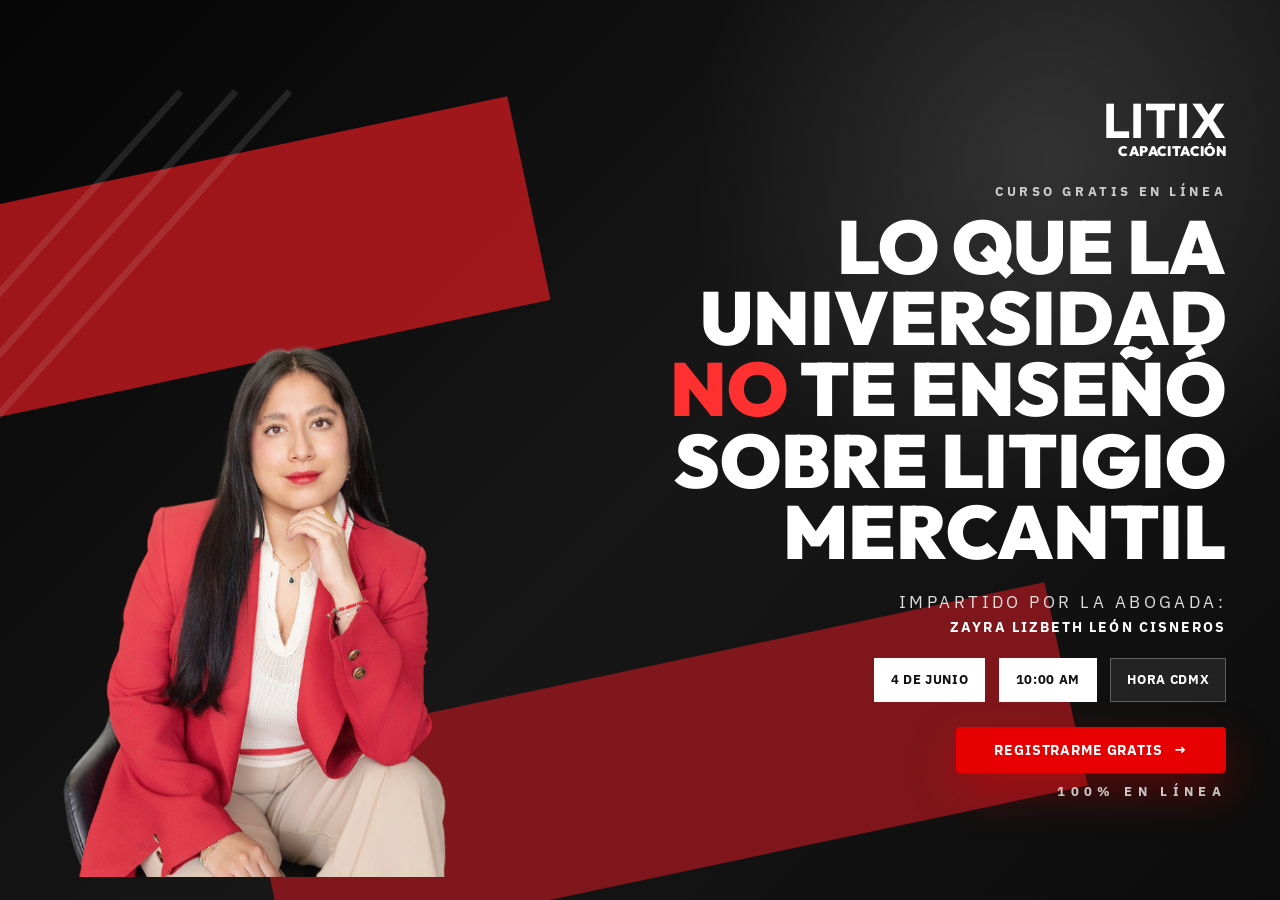
<file: index.html>
<!doctype html>
<html lang="es">
  <head>
    <meta charset="utf-8" />
    <meta name="viewport" content="width=device-width, initial-scale=1" />
    <link rel="icon" type="image/png" href="/assets/favicon.png" />
    <title>LITIX Capacitación</title>
    <meta http-equiv="refresh" content="0; url=/universidad-no-enseno" />
    <link rel="canonical" href="/universidad-no-enseno" />
  </head>
  <body>
    <p>Redirigiendo a <a href="/universidad-no-enseno">la landing de registro</a>.</p>
  </body>
</html>
</file>
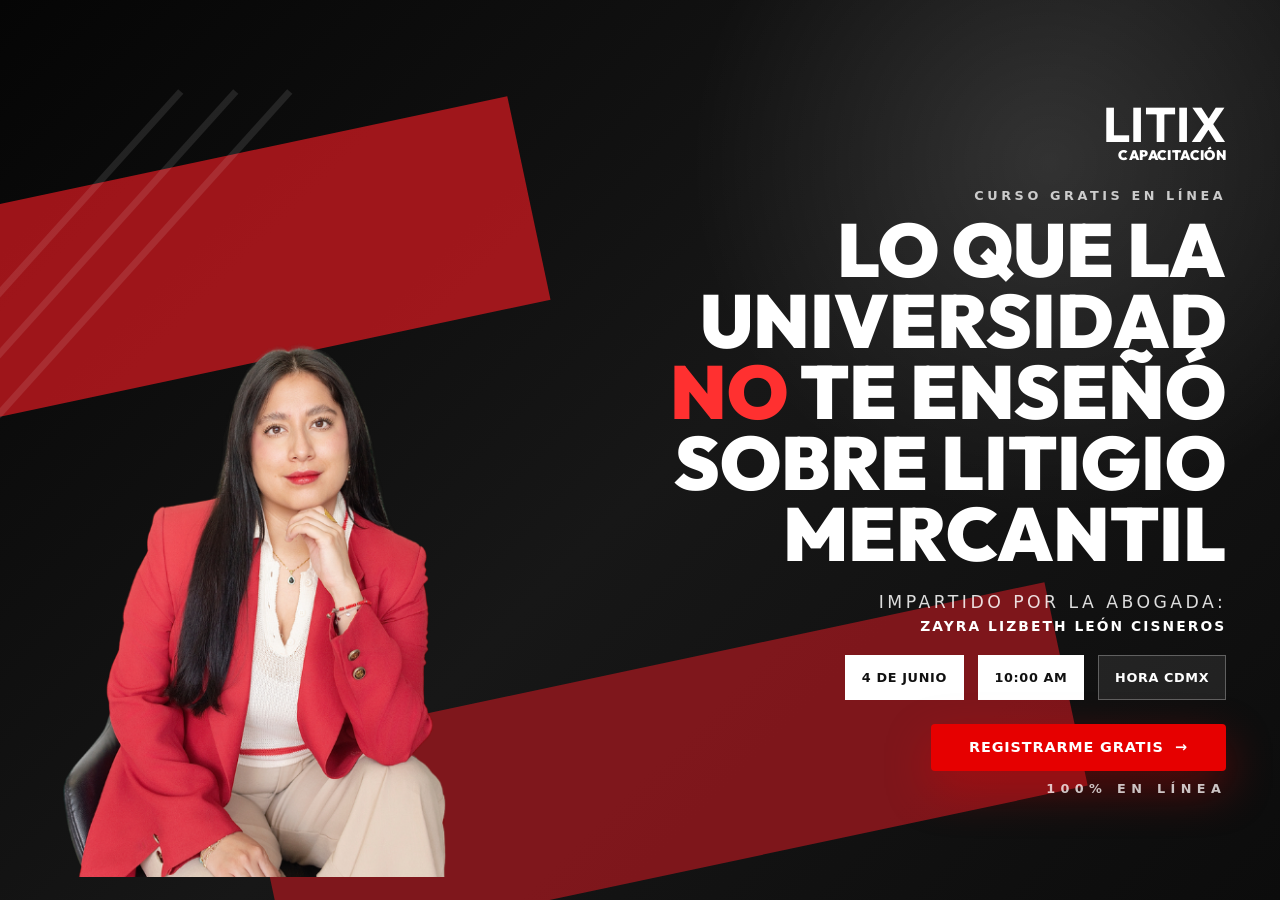
<file: litix-landings/index.html>
<!doctype html>
<html lang="es">
  <head>
    <meta charset="utf-8" />
    <meta name="viewport" content="width=device-width, initial-scale=1" />
    <title>LITIX Capacitación</title>
    <meta http-equiv="refresh" content="0; url=/universidad-no-ense%C3%B1o/" />
    <link rel="canonical" href="/universidad-no-ense%C3%B1o/" />
  </head>
  <body>
    <p>Redirigiendo a <a href="/universidad-no-ense%C3%B1o/">la landing de registro</a>.</p>
  </body>
</html>
</file>
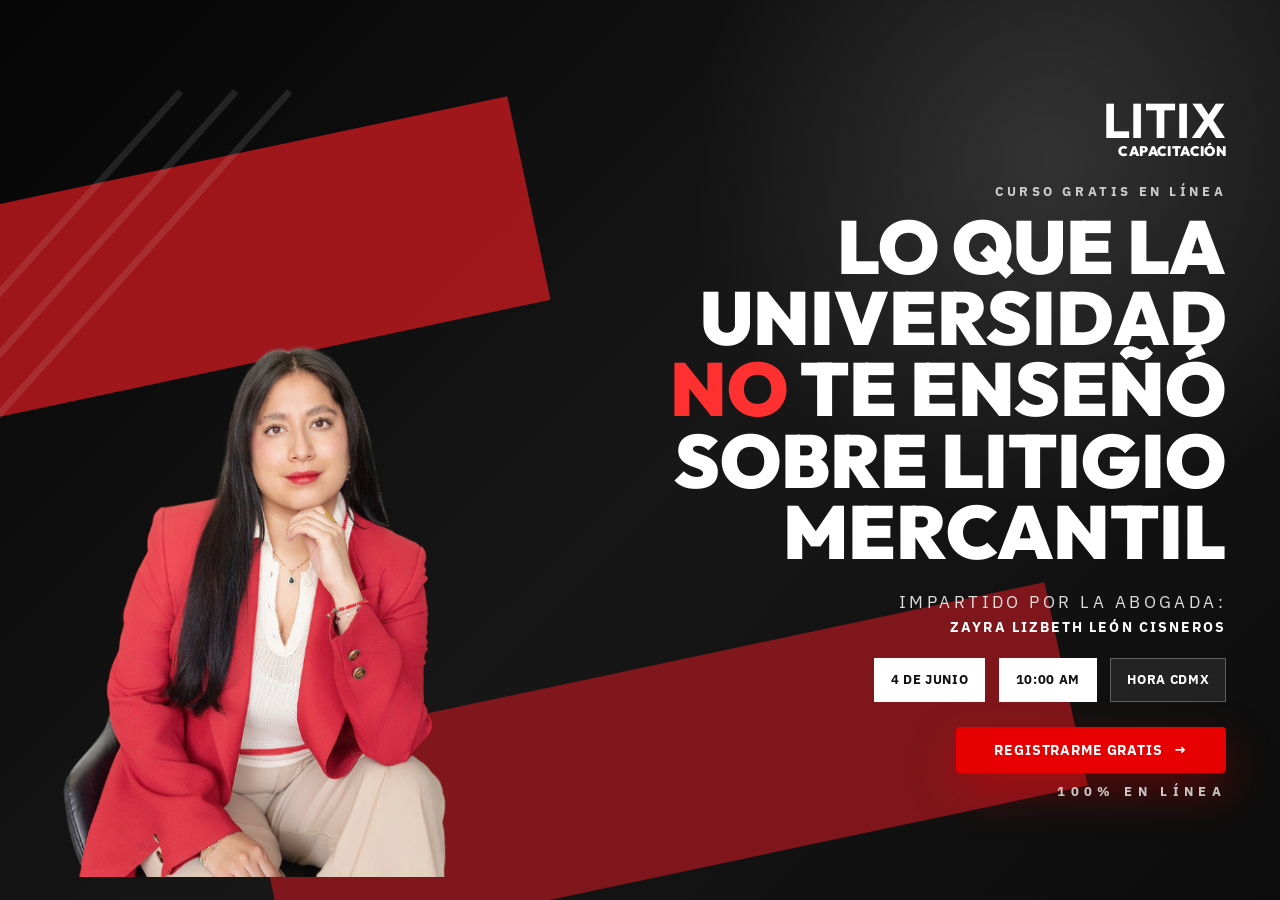
<file: universidad-no-enseno/index.html>
<!doctype html>
<html lang="es">
  <head>
    <meta charset="utf-8" />
    <meta name="viewport" content="width=device-width, initial-scale=1" />
    <link rel="icon" type="image/png" href="/assets/favicon.png" />
    <title>Curso gratis | Lo que la universidad no te enseñó sobre litigio mercantil</title>
    <meta
      name="description"
      content="Registro gratis al curso Lo que la universidad no te enseñó sobre litigio mercantil, impartido por Zayra Lizbeth León Cisneros."
    />
    <link rel="stylesheet" href="/assets/styles.css" />
  </head>
  <body>
    <main>
      <section class="page">
        <div class="slashes" aria-hidden="true">
          <span></span>
          <span></span>
          <span></span>
        </div>

        <div class="hero">
          <div class="speaker">
            <img src="/3.png" alt="Abogada Zayra Lizbeth León Cisneros" />
          </div>

          <div class="hero-copy">
            <div class="brand" aria-label="LITIX Capacitación">
              <strong>LITIX</strong>
              <span>CAPACITACIÓN</span>
            </div>

            <p class="eyebrow">Curso gratis en línea</p>
            <h1>Lo que la universidad <span class="red">no</span> te enseñó sobre litigio mercantil</h1>
            <img class="mobile-speaker" src="/3.png" alt="Abogada Zayra Lizbeth León Cisneros" />

            <div class="presenter">
              Impartido por la abogada:
              <strong>Zayra Lizbeth León Cisneros</strong>
            </div>

            <div class="event-meta" aria-label="Datos del curso">
              <span class="pill light">4 de junio</span>
              <span class="pill light">10:00 AM</span>
              <span class="pill">Hora CDMX</span>
            </div>

            <button class="cta" type="button" data-open-registration>
              Registrarme gratis
              <span aria-hidden="true">→</span>
            </button>

            <p class="mode">100% en línea</p>
          </div>
        </div>
      </section>
    </main>

    <div class="modal" role="dialog" aria-modal="true" aria-label="Formulario de registro" data-registration-modal>
      <div class="modal-panel">
        <button class="modal-close" type="button" aria-label="Cerrar formulario" data-close-registration>×</button>
        <div class="active-campaign-form">
          <div class="_form_225"></div>
        </div>
      </div>
    </div>

    <script src="/config.js"></script>
    <script src="https://cefincapacitacion.activehosted.com/f/embed.php?id=225" charset="utf-8"></script>
    <script src="/assets/landing.js"></script>
  </body>
</html>
</file>
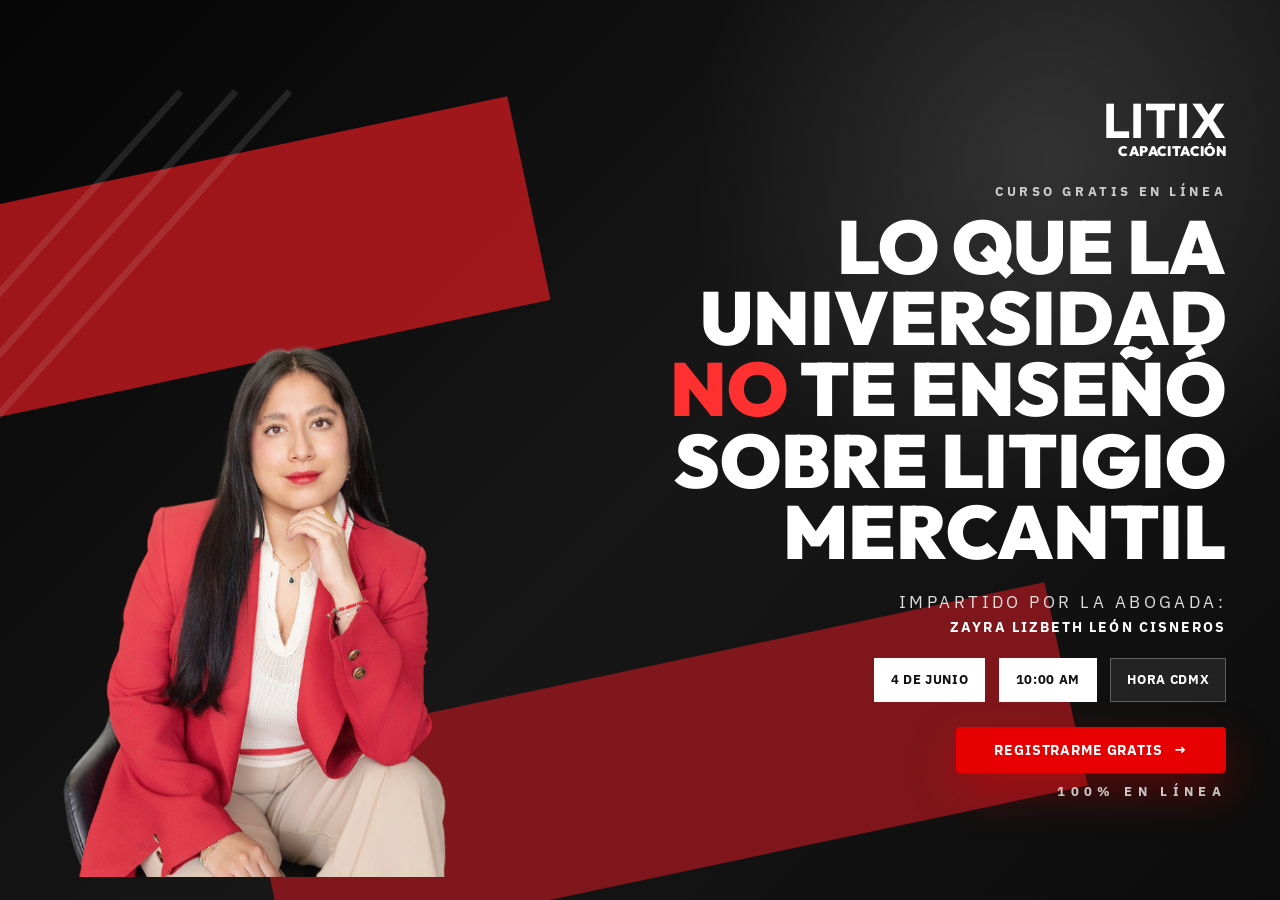
<file: universidad-no-enseño/index.html>
<!doctype html>
<html lang="es">
  <head>
    <meta charset="utf-8" />
    <meta name="viewport" content="width=device-width, initial-scale=1" />
    <title>Curso gratis | Lo que la universidad no te enseñó sobre litigio mercantil</title>
    <meta
      name="description"
      content="Registro gratis al curso Lo que la universidad no te enseñó sobre litigio mercantil, impartido por Zayra Lizbeth León Cisneros."
    />
    <link rel="stylesheet" href="/assets/styles.css" />
  </head>
  <body>
    <main>
      <section class="page">
        <div class="slashes" aria-hidden="true">
          <span></span>
          <span></span>
          <span></span>
        </div>

        <div class="hero">
          <div class="speaker">
            <img src="/3.png" alt="Abogada Zayra Lizbeth León Cisneros" />
          </div>

          <div class="hero-copy">
            <div class="brand" aria-label="LITIX Capacitación">
              <strong>LITIX</strong>
              <span>CAPACITACIÓN</span>
            </div>

            <p class="eyebrow">Curso gratis en línea</p>
            <h1>Lo que la universidad <span class="red">no</span> te enseñó sobre litigio mercantil</h1>
            <img class="mobile-speaker" src="/3.png" alt="Abogada Zayra Lizbeth León Cisneros" />

            <div class="presenter">
              Impartido por la abogada:
              <strong>Zayra Lizbeth León Cisneros</strong>
            </div>

            <div class="event-meta" aria-label="Datos del curso">
              <span class="pill light">4 de junio</span>
              <span class="pill light">10:00 AM</span>
              <span class="pill">Hora CDMX</span>
            </div>

            <button class="cta" type="button" data-open-registration>
              Registrarme gratis
              <span aria-hidden="true">→</span>
            </button>

            <p class="mode">100% en línea</p>
          </div>
        </div>
      </section>
    </main>

    <div class="modal" role="dialog" aria-modal="true" aria-label="Formulario de registro" data-registration-modal>
      <div class="modal-panel">
        <button class="modal-close" type="button" aria-label="Cerrar formulario" data-close-registration>×</button>
        <div class="active-campaign-form">
          <div class="_form_225"></div>
        </div>
      </div>
    </div>

    <script src="/config.js"></script>
    <script src="https://cefincapacitacion.activehosted.com/f/embed.php?id=225" charset="utf-8"></script>
    <script src="/assets/landing.js"></script>
  </body>
</html>
</file>
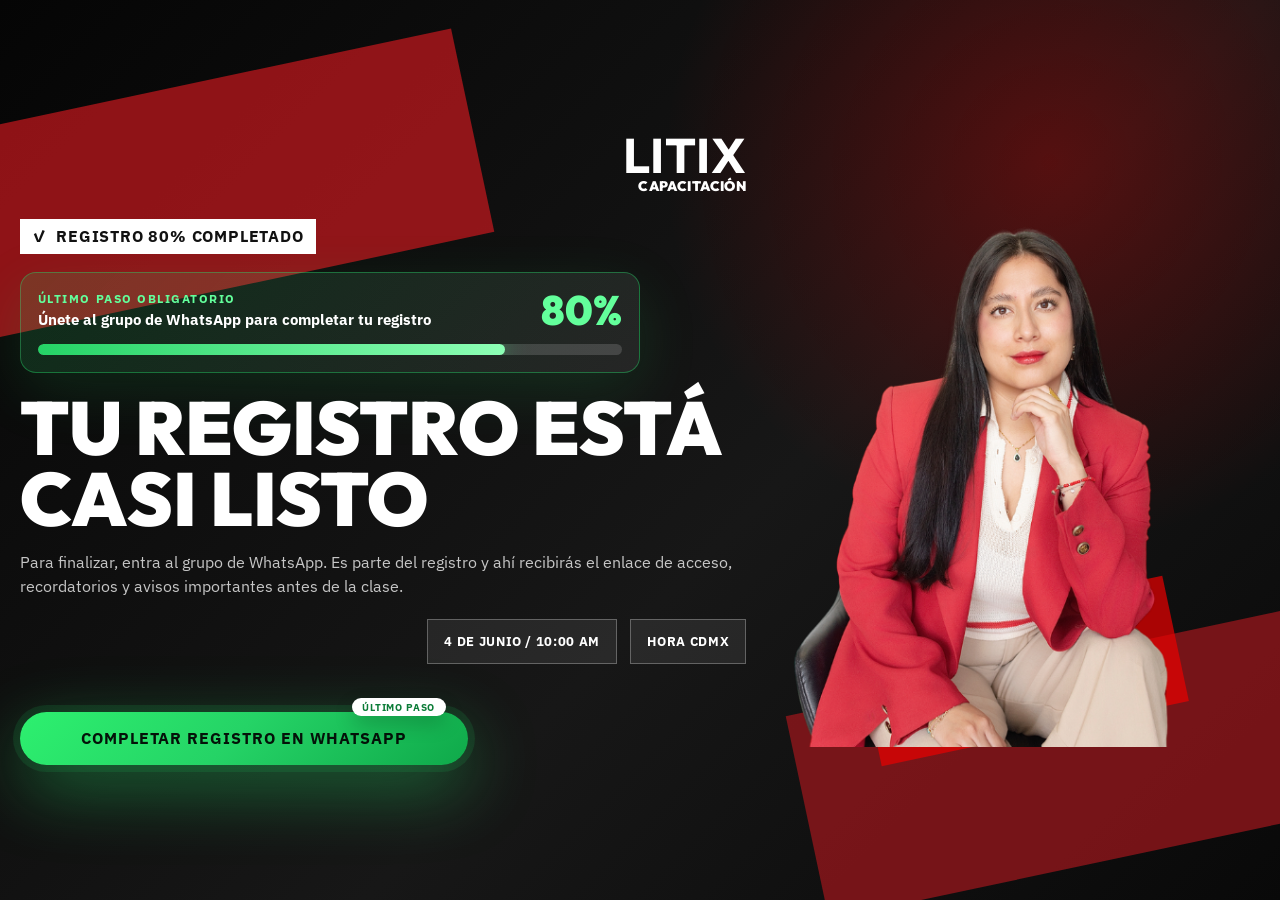
<file: universidad-no-enseno/gracias/index.html>
<!doctype html>
<html lang="es">
  <head>
    <meta charset="utf-8" />
    <meta name="viewport" content="width=device-width, initial-scale=1" />
    <link rel="icon" type="image/png" href="/assets/favicon.png" />
    <title>Gracias por registrarte | LITIX Capacitación</title>
    <meta
      name="description"
      content="Gracias por registrarte al curso gratuito de litigio mercantil. Únete al grupo de WhatsApp para recibir el enlace de acceso."
    />
    <link rel="stylesheet" href="/assets/styles.css" />
  </head>
  <body>
    <main class="thanks-page">
      <section class="thanks-layout">
        <div class="thanks-copy">
          <div class="brand" aria-label="LITIX Capacitación">
            <strong>LITIX</strong>
            <span>CAPACITACIÓN</span>
          </div>

          <div class="confirmed">
            <span aria-hidden="true">✓</span>
            Registro 80% completado
          </div>

          <div class="progress-card" aria-label="Progreso del registro">
            <div class="progress-copy">
              <span>Último paso obligatorio</span>
              <strong>Únete al grupo de WhatsApp para completar tu registro</strong>
            </div>
            <div class="progress-number">80%</div>
            <div class="progress-track" aria-hidden="true">
              <span></span>
            </div>
          </div>

          <h1>Tu registro está casi listo</h1>
          <img class="mobile-thanks-photo" src="/3.png" alt="Zayra Lizbeth León Cisneros" />

          <p>
            Para finalizar, entra al grupo de WhatsApp. Es parte del registro y ahí recibirás el enlace
            de acceso, recordatorios y avisos importantes antes de la clase.
          </p>

          <div class="event-meta">
            <span class="pill">4 de junio / 10:00 AM</span>
            <span class="pill">Hora CDMX</span>
          </div>

          <div class="actions">
            <a class="cta whatsapp" href="#" target="_blank" rel="noreferrer" data-whatsapp-link>
              Completar registro en WhatsApp
            </a>
          </div>
        </div>

        <div class="thanks-photo">
          <img src="/3.png" alt="Zayra Lizbeth León Cisneros" />
        </div>
      </section>
    </main>

    <script src="/config.js"></script>
    <script src="/assets/landing.js"></script>
  </body>
</html>
</file>
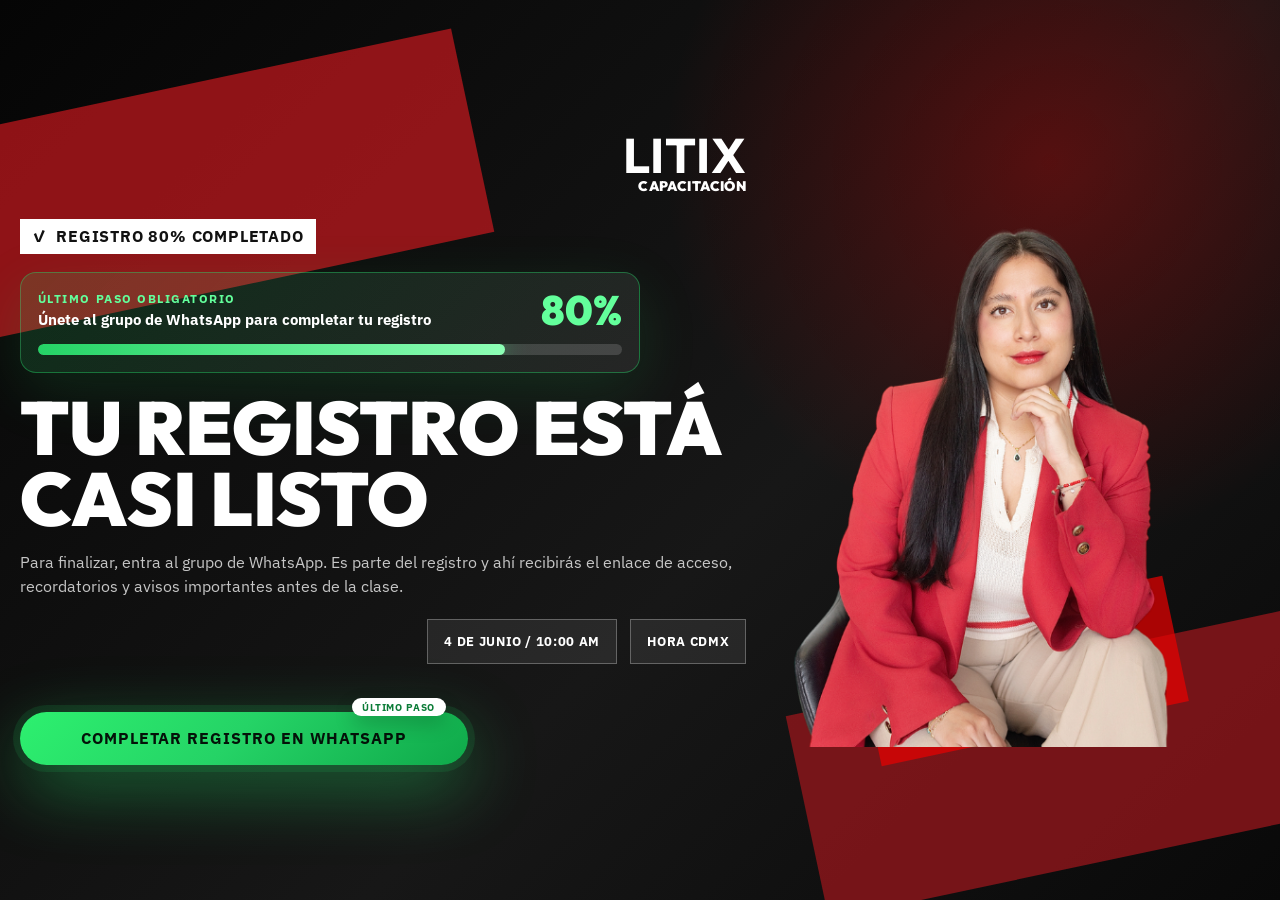
<file: universidad-no-enseño/gracias/index.html>
<!doctype html>
<html lang="es">
  <head>
    <meta charset="utf-8" />
    <meta name="viewport" content="width=device-width, initial-scale=1" />
    <title>Gracias por registrarte | LITIX Capacitación</title>
    <meta
      name="description"
      content="Gracias por registrarte al curso gratuito de litigio mercantil. Únete al grupo de WhatsApp para recibir el enlace de acceso."
    />
    <link rel="stylesheet" href="/assets/styles.css" />
  </head>
  <body>
    <main class="thanks-page">
      <section class="thanks-layout">
        <div class="thanks-copy">
          <div class="brand" aria-label="LITIX Capacitación">
            <strong>LITIX</strong>
            <span>CAPACITACIÓN</span>
          </div>

          <div class="confirmed">
            <span aria-hidden="true">✓</span>
            Registro 80% completado
          </div>

          <div class="progress-card" aria-label="Progreso del registro">
            <div class="progress-copy">
              <span>Último paso obligatorio</span>
              <strong>Únete al grupo de WhatsApp para completar tu registro</strong>
            </div>
            <div class="progress-number">80%</div>
            <div class="progress-track" aria-hidden="true">
              <span></span>
            </div>
          </div>

          <h1>Tu registro está casi listo</h1>
          <img class="mobile-thanks-photo" src="/3.png" alt="Zayra Lizbeth León Cisneros" />

          <p>
            Para finalizar, entra al grupo de WhatsApp. Es parte del registro y ahí recibirás el enlace
            de acceso, recordatorios y avisos importantes antes de la clase.
          </p>

          <div class="event-meta">
            <span class="pill">4 de junio / 10:00 AM</span>
            <span class="pill">Hora CDMX</span>
          </div>

          <div class="actions">
            <a class="cta whatsapp" href="#" target="_blank" rel="noreferrer" data-whatsapp-link>
              Completar registro en WhatsApp
            </a>
          </div>
        </div>

        <div class="thanks-photo">
          <img src="/3.png" alt="Zayra Lizbeth León Cisneros" />
        </div>
      </section>
    </main>

    <script src="/config.js"></script>
    <script src="/assets/landing.js"></script>
  </body>
</html>
</file>
<file: assets/styles.css>
@import url("https://fonts.googleapis.com/css2?family=IBM+Plex+Sans:wght@400;500;600;700&family=Outfit:wght@600;700;800;900&display=swap");

:root {
  --red: #e60000;
  --red-dark: #a8181f;
  --black: #101010;
  --white: #ffffff;
  --muted: rgba(255, 255, 255, 0.76);
}

* {
  box-sizing: border-box;
}

html,
body {
  margin: 0;
  width: 100%;
  height: 100%;
  overflow: hidden;
  font-family: "IBM Plex Sans", system-ui, -apple-system, BlinkMacSystemFont, "Segoe UI", sans-serif;
  background: var(--black);
  color: var(--white);
}

body.modal-open {
  overflow: hidden;
}

a {
  color: inherit;
}

.page {
  height: 100vh;
  height: 100svh;
  background:
    radial-gradient(circle at 82% 18%, rgba(255, 255, 255, 0.12), transparent 28%),
    linear-gradient(135deg, #050505 0%, #171717 52%, #0c0c0c 100%);
  overflow: hidden;
  position: relative;
}

.page::before,
.page::after {
  content: "";
  position: absolute;
  height: 13rem;
  width: 58vw;
  background: rgba(215, 25, 32, 0.72);
  transform: rotate(-12deg);
  pointer-events: none;
}

.page::before {
  left: -16vw;
  top: 19vh;
}

.page::after {
  left: 20vw;
  bottom: 3vh;
  width: 64vw;
  background: rgba(168, 24, 31, 0.72);
}

.slashes {
  position: absolute;
  inset: 0 auto auto 0;
  width: 19rem;
  height: 30rem;
  pointer-events: none;
}

.slashes span {
  position: absolute;
  top: 2rem;
  width: 0.45rem;
  height: 29rem;
  background: rgba(255, 255, 255, 0.1);
  transform: rotate(42deg);
}

.slashes span:nth-child(1) {
  left: 1.4rem;
}

.slashes span:nth-child(2) {
  left: 4.8rem;
}

.slashes span:nth-child(3) {
  left: 8.2rem;
}

.hero {
  position: relative;
  z-index: 1;
  height: 100vh;
  height: 100svh;
  width: min(100%, 1480px);
  max-width: none;
  margin: 0 auto;
  padding: clamp(0.8rem, 1.9vw, 1.45rem) clamp(1.25rem, 4.2vw, 4rem);
  display: grid;
  grid-template-columns: minmax(360px, 0.86fr) minmax(620px, 1.14fr);
  align-items: center;
  gap: clamp(1.2rem, 3.2vw, 4rem);
}

.speaker {
  align-self: end;
  display: flex;
  justify-content: flex-start;
}

.speaker img {
  position: relative;
  z-index: 1;
  max-height: min(92svh, 49rem);
  max-width: 100%;
  object-fit: contain;
  object-position: bottom center;
}

.mobile-speaker,
.mobile-thanks-photo {
  display: none;
}

.hero-copy {
  text-align: right;
  display: flex;
  flex-direction: column;
  align-items: flex-end;
}

.brand {
  margin-bottom: clamp(0.8rem, 2vw, 1.8rem);
  text-align: right;
  font-family: "Outfit", system-ui, sans-serif;
  font-weight: 900;
  line-height: 0.85;
}

.brand strong {
  display: block;
  font-size: clamp(2.2rem, 3.8vw, 3.65rem);
  letter-spacing: 0.01em;
}

.brand span {
  display: block;
  margin-top: 0.3rem;
  font-size: clamp(0.76rem, 1.08vw, 0.95rem);
  letter-spacing: 0.03em;
}

.eyebrow,
.mode {
  margin: 0;
  color: var(--muted);
  font-size: clamp(0.72rem, 1vw, 0.86rem);
  font-weight: 700;
  letter-spacing: 0.28em;
  text-transform: uppercase;
}

h1,
h2 {
  font-family: "Outfit", system-ui, sans-serif;
  margin: 0;
  text-transform: uppercase;
  letter-spacing: 0;
}

h1 {
  max-width: 930px;
  margin-top: clamp(0.45rem, 1vw, 0.7rem);
  font-size: clamp(2.5rem, 5.85vw, 6.7rem);
  line-height: 0.95;
  font-weight: 900;
}

h1 .red,
h2 .red {
  color: #ff3030;
}

.presenter {
  margin-top: clamp(0.85rem, 1.8vw, 1.55rem);
  color: rgba(255, 255, 255, 0.86);
  text-transform: uppercase;
  letter-spacing: 0.2em;
  font-size: clamp(0.82rem, 1.35vw, 1.14rem);
}

.presenter strong {
  display: block;
  margin-top: 0.35rem;
  color: var(--white);
  font-size: clamp(0.8rem, 1.08vw, 0.98rem);
  letter-spacing: 0.15em;
}

.event-meta {
  display: flex;
  justify-content: flex-end;
  flex-wrap: wrap;
  gap: clamp(0.55rem, 1.1vw, 0.85rem);
  margin-top: clamp(0.85rem, 1.65vw, 1.4rem);
}

.pill {
  display: inline-flex;
  align-items: center;
  min-height: 2.8rem;
  padding: 0.72rem 1rem;
  border: 1px solid rgba(255, 255, 255, 0.28);
  background: rgba(255, 255, 255, 0.08);
  color: var(--white);
  font-size: clamp(0.78rem, 1vw, 0.92rem);
  font-weight: 800;
  letter-spacing: 0.05em;
  text-transform: uppercase;
}

.pill.light {
  background: var(--white);
  color: #111111;
}

.cta {
  border: 0;
  border-radius: 0.25rem;
  display: inline-flex;
  align-items: center;
  justify-content: center;
  gap: 0.7rem;
  margin-top: clamp(1rem, 1.9vw, 1.65rem);
  padding: clamp(0.9rem, 1.25vw, 1.08rem) clamp(1.7rem, 3vw, 2.55rem);
  background: var(--red);
  color: var(--white);
  box-shadow: 0 18px 45px rgba(230, 0, 0, 0.35);
  cursor: pointer;
  font: 900 clamp(0.9rem, 1.08vw, 1.02rem)/1 "IBM Plex Sans", system-ui, sans-serif;
  letter-spacing: 0.06em;
  text-decoration: none;
  text-transform: uppercase;
  transition: background 180ms ease, transform 180ms ease;
}

.cta:hover {
  background: #b90000;
  transform: translateY(-1px);
}

.mode {
  margin-top: 0.65rem;
  letter-spacing: 0.42em;
}

.modal {
  position: fixed;
  inset: 0;
  z-index: 20;
  display: none;
  align-items: center;
  justify-content: center;
  padding: 1.25rem;
  background: rgba(0, 0, 0, 0.78);
}

.modal.is-open {
  display: flex;
}

.modal-panel {
  position: relative;
  width: min(100%, 760px);
  height: min(94svh, 840px);
  max-height: calc(100svh - 1.5rem);
  background: var(--white);
  color: #111111;
  box-shadow: 0 24px 70px rgba(0, 0, 0, 0.45);
  display: block;
  overflow: hidden;
}

.active-campaign-form {
  height: 100%;
  overflow: auto;
  padding: 1rem 0.75rem 2.25rem;
  background: var(--white);
}

.active-campaign-form ._form_225 {
  min-height: 100%;
  padding-bottom: 1.5rem;
}

.modal-close {
  position: absolute;
  top: 0.8rem;
  right: 0.8rem;
  z-index: 2;
  width: 2.6rem;
  height: 2.6rem;
  border: 0;
  border-radius: 999px;
  background: #111111;
  color: var(--white);
  cursor: pointer;
  font-size: 1.4rem;
  line-height: 1;
}

.thanks-page {
  height: 100vh;
  height: 100svh;
  display: grid;
  place-items: center;
  padding: clamp(0.75rem, 1.8vw, 1.35rem) 1.25rem;
  background:
    radial-gradient(circle at 82% 18%, rgba(230, 0, 0, 0.3), transparent 30%),
    linear-gradient(135deg, #050505 0%, #171717 58%, #090909 100%);
  overflow: hidden;
  position: relative;
}

.thanks-page::before,
.thanks-page::after {
  content: "";
  position: absolute;
  height: 13rem;
  width: 42rem;
  background: rgba(215, 25, 32, 0.65);
  transform: rotate(-12deg);
}

.thanks-page::before {
  left: -12rem;
  top: 6rem;
}

.thanks-page::after {
  right: -12rem;
  bottom: 3rem;
  background: rgba(159, 23, 28, 0.72);
}

.thanks-layout {
  position: relative;
  z-index: 1;
  width: min(100%, 1380px);
  display: grid;
  grid-template-columns: minmax(580px, 1.1fr) minmax(360px, 0.72fr);
  align-items: center;
  gap: clamp(1.25rem, 3vw, 3rem);
}

.confirmed {
  display: inline-flex;
  align-items: center;
  gap: 0.5rem;
  margin: 0 0 clamp(0.7rem, 1.5vw, 1.15rem);
  padding: 0.48rem 0.78rem;
  background: var(--white);
  color: #111111;
  font-weight: 900;
  text-transform: uppercase;
  letter-spacing: 0.05em;
}

.progress-card {
  width: min(100%, 620px);
  margin-bottom: clamp(0.75rem, 1.6vw, 1.2rem);
  padding: clamp(0.8rem, 1.4vw, 1.05rem);
  border: 1px solid rgba(37, 211, 102, 0.42);
  border-radius: 1rem;
  background: linear-gradient(135deg, rgba(37, 211, 102, 0.18), rgba(255, 255, 255, 0.08));
  box-shadow: 0 18px 60px rgba(37, 211, 102, 0.14);
  display: grid;
  grid-template-columns: 1fr auto;
  gap: 0.8rem 1rem;
  align-items: center;
}

.progress-copy span {
  display: block;
  color: #63ff9b;
  font-size: clamp(0.68rem, 0.92vw, 0.78rem);
  font-weight: 900;
  letter-spacing: 0.13em;
  text-transform: uppercase;
}

.progress-copy strong {
  display: block;
  margin-top: 0.3rem;
  color: var(--white);
  font-size: clamp(0.9rem, 1.18vw, 1.08rem);
  line-height: 1.25;
}

.progress-number {
  color: #63ff9b;
  font-family: "Outfit", system-ui, sans-serif;
  font-size: clamp(1.85rem, 3.2vw, 3rem);
  font-weight: 900;
  line-height: 1;
}

.progress-track {
  grid-column: 1 / -1;
  height: 0.68rem;
  border-radius: 999px;
  background: rgba(255, 255, 255, 0.15);
  overflow: hidden;
}

.progress-track span {
  display: block;
  width: 80%;
  height: 100%;
  border-radius: inherit;
  background: linear-gradient(90deg, #25d366, #8dffb5);
  box-shadow: 0 0 24px rgba(37, 211, 102, 0.7);
}

.thanks-copy p {
  max-width: 740px;
  color: var(--muted);
  font-size: clamp(0.95rem, 1.25vw, 1.12rem);
  line-height: 1.5;
  margin: clamp(0.7rem, 1.4vw, 1rem) 0 0;
}

.actions {
  display: flex;
  flex-wrap: wrap;
  gap: 1rem;
  margin-top: clamp(1rem, 2vw, 1.5rem);
}

.whatsapp {
  border-radius: 999px;
  background: linear-gradient(135deg, #2df06f 0%, #25d366 48%, #0fa94a 100%);
  color: #041209;
  box-shadow: 0 22px 70px rgba(37, 211, 102, 0.48), 0 0 0 7px rgba(37, 211, 102, 0.12);
  min-width: min(100%, 28rem);
  padding: clamp(1.05rem, 1.45vw, 1.25rem) clamp(2rem, 3.6vw, 3.2rem);
  font-size: clamp(0.95rem, 1.22vw, 1.12rem);
  position: relative;
}

.whatsapp::after {
  content: "Último paso";
  position: absolute;
  top: -0.9rem;
  right: 1.4rem;
  padding: 0.25rem 0.65rem;
  border-radius: 999px;
  background: #ffffff;
  color: #0b7c37;
  font-size: 0.65rem;
  font-weight: 900;
  letter-spacing: 0.08em;
  text-transform: uppercase;
  box-shadow: 0 8px 20px rgba(0, 0, 0, 0.2);
}

.whatsapp:hover {
  background: linear-gradient(135deg, #5aff93 0%, #25d366 48%, #0fa94a 100%);
  transform: translateY(-2px) scale(1.01);
}

.secondary {
  background: transparent;
  border: 1px solid rgba(255, 255, 255, 0.32);
  box-shadow: none;
}

.secondary:hover {
  background: rgba(255, 255, 255, 0.08);
}

.thanks-photo {
  position: relative;
  display: flex;
  justify-content: center;
}

.thanks-photo::before {
  content: "";
  position: absolute;
  bottom: 0.8rem;
  width: 66%;
  height: 8rem;
  background: rgba(230, 0, 0, 0.72);
  transform: rotate(-12deg);
}

.thanks-photo img {
  position: relative;
  max-height: min(84svh, 40rem);
  max-width: 100%;
  object-fit: contain;
}

@media (max-width: 900px) {
  html,
  body {
    height: auto;
    min-height: 100%;
    overflow: auto;
  }

  .page::before {
    left: -28vw;
    width: 80vw;
  }

  .page::after {
    left: 16vw;
    width: 88vw;
  }

  .page,
  .thanks-page {
    height: auto;
    min-height: 100svh;
    overflow: visible;
  }

  .slashes {
    display: none;
  }

  .hero {
    grid-template-columns: 1fr;
    grid-template-rows: auto;
    height: auto;
    min-height: 100svh;
    padding: 1.25rem 1rem 1.75rem;
    gap: 0;
  }

  .speaker {
    display: none;
  }

  .mobile-speaker {
    display: block;
    width: min(72vw, 18rem);
    max-height: 34svh;
    margin: 0.9rem auto 0;
    object-fit: contain;
    object-position: bottom center;
  }

  .hero-copy {
    align-items: center;
    text-align: center;
    width: 100%;
  }

  .brand {
    text-align: center;
  }

  .event-meta {
    justify-content: center;
  }

  .thanks-layout {
    grid-template-columns: 1fr;
    gap: 0;
    width: min(100%, 42rem);
    padding: 1.25rem 0 1.75rem;
  }

  .thanks-copy {
    text-align: center;
  }

  .thanks-copy .brand {
    text-align: center;
  }

  .progress-card {
    margin-inline: auto;
  }

  .thanks-photo {
    display: none;
  }

  .mobile-thanks-photo {
    display: block;
    width: min(60vw, 15rem);
    max-height: 28svh;
    margin: 0.85rem auto 0;
    object-fit: contain;
    object-position: bottom center;
  }

  .thanks-copy p {
    margin-inline: auto;
  }

  .actions {
    justify-content: center;
  }
}

@media (max-height: 820px) and (min-width: 901px) {
  .hero {
    width: min(100%, 1320px);
    grid-template-columns: minmax(330px, 0.8fr) minmax(590px, 1.2fr);
    gap: clamp(1rem, 2.4vw, 3rem);
    padding-block: 0.85rem;
  }

  .speaker img {
    max-height: 88svh;
  }

  .brand {
    margin-bottom: 0.9rem;
  }

  .brand strong {
    font-size: clamp(2rem, 3.4vw, 3.1rem);
  }

  h1 {
    max-width: 820px;
    font-size: clamp(2.35rem, 5.15vw, 5.7rem);
  }

  .presenter {
    margin-top: 0.9rem;
  }

  .event-meta {
    margin-top: 0.9rem;
  }

  .cta {
    margin-top: 1rem;
  }

  .thanks-layout {
    width: min(100%, 1220px);
  }

  .thanks-photo img {
    max-height: 78svh;
  }

  .progress-card {
    width: min(100%, 560px);
    padding: 0.75rem;
  }

  .progress-number {
    font-size: 2rem;
  }
}

@media (max-height: 690px) and (min-width: 901px) {
  .hero {
    width: min(100%, 1180px);
    grid-template-columns: 0.72fr 1.28fr;
    padding-block: 0.65rem;
  }

  .speaker img {
    max-height: 82svh;
  }

  .brand {
    margin-bottom: 0.65rem;
  }

  .brand strong {
    font-size: clamp(1.8rem, 2.9vw, 2.55rem);
  }

  .brand span,
  .eyebrow,
  .mode {
    font-size: 0.64rem;
  }

  h1 {
    max-width: 690px;
    font-size: clamp(2rem, 4.35vw, 4.55rem);
  }

  .presenter {
    margin-top: 0.65rem;
    font-size: 0.72rem;
  }

  .presenter strong {
    font-size: 0.72rem;
  }

  .event-meta {
    margin-top: 0.7rem;
  }

  .pill {
    min-height: 2.2rem;
    padding: 0.5rem 0.7rem;
    font-size: 0.68rem;
  }

  .cta {
    margin-top: 0.85rem;
    padding: 0.72rem 1.45rem;
    font-size: 0.78rem;
  }

  .mode {
    margin-top: 0.5rem;
  }

  .thanks-layout {
    width: min(100%, 1080px);
    grid-template-columns: 1.15fr 0.65fr;
  }

  .thanks-photo img {
    max-height: 68svh;
  }

  .confirmed {
    margin-bottom: 0.65rem;
    font-size: 0.72rem;
  }

  .progress-card {
    margin-bottom: 0.65rem;
    padding: 0.65rem;
    border-radius: 0.8rem;
  }

  .progress-copy strong {
    font-size: 0.82rem;
  }

  .progress-number {
    font-size: 1.7rem;
  }

  .progress-track {
    height: 0.5rem;
  }

  .thanks-copy p {
    max-width: 560px;
    font-size: 0.82rem;
    line-height: 1.35;
  }

  .actions {
    margin-top: 0.9rem;
  }
}

@media (max-height: 640px) and (min-width: 901px) {
  .speaker img {
    max-height: 76svh;
  }

  h1 {
    max-width: 640px;
    font-size: clamp(1.85rem, 3.9vw, 4rem);
  }

  .presenter {
    letter-spacing: 0.12em;
  }

  .event-meta {
    gap: 0.4rem;
  }

  .thanks-photo img {
    max-height: 62svh;
  }
}

@media (max-width: 560px) {
  .hero {
    padding: 1rem 0.85rem 1.35rem;
  }

  h1 {
    font-size: clamp(2rem, 11.4vw, 3.15rem);
    line-height: 0.95;
  }

  .presenter {
    letter-spacing: 0.08em;
    font-size: 0.74rem;
    margin-top: 0.85rem;
  }

  .pill,
  .cta {
    width: 100%;
  }

  .brand strong {
    font-size: 2.1rem;
  }

  .brand {
    margin-bottom: 0.65rem;
  }

  .eyebrow,
  .mode {
    font-size: 0.64rem;
  }

  .event-meta {
    gap: 0.45rem;
  }

  .pill {
    min-height: 2.35rem;
    padding: 0.55rem 0.75rem;
    font-size: 0.72rem;
  }

  .cta {
    padding: 0.88rem 0.95rem;
    font-size: 0.82rem;
  }

  .thanks-copy p {
    font-size: 0.9rem;
    line-height: 1.45;
  }

  .confirmed {
    font-size: 0.68rem;
  }

  .mobile-speaker {
    width: min(78vw, 18rem);
    max-height: 32svh;
  }

  .presenter strong {
    font-size: 0.72rem;
  }

  .thanks-page h1 {
    font-size: clamp(2.05rem, 10.8vw, 3rem);
  }

  .progress-card {
    grid-template-columns: 1fr;
    gap: 0.55rem;
    padding: 0.7rem;
    text-align: center;
  }

  .progress-number {
    font-size: 1.8rem;
  }

  .progress-copy span {
    font-size: 0.6rem;
  }

  .progress-copy strong {
    font-size: 0.78rem;
  }

  .whatsapp::after {
    right: 50%;
    transform: translateX(50%);
  }

  .modal {
    padding: 0.5rem;
  }

  .modal-panel {
    height: 96svh;
  }
}
</file>
